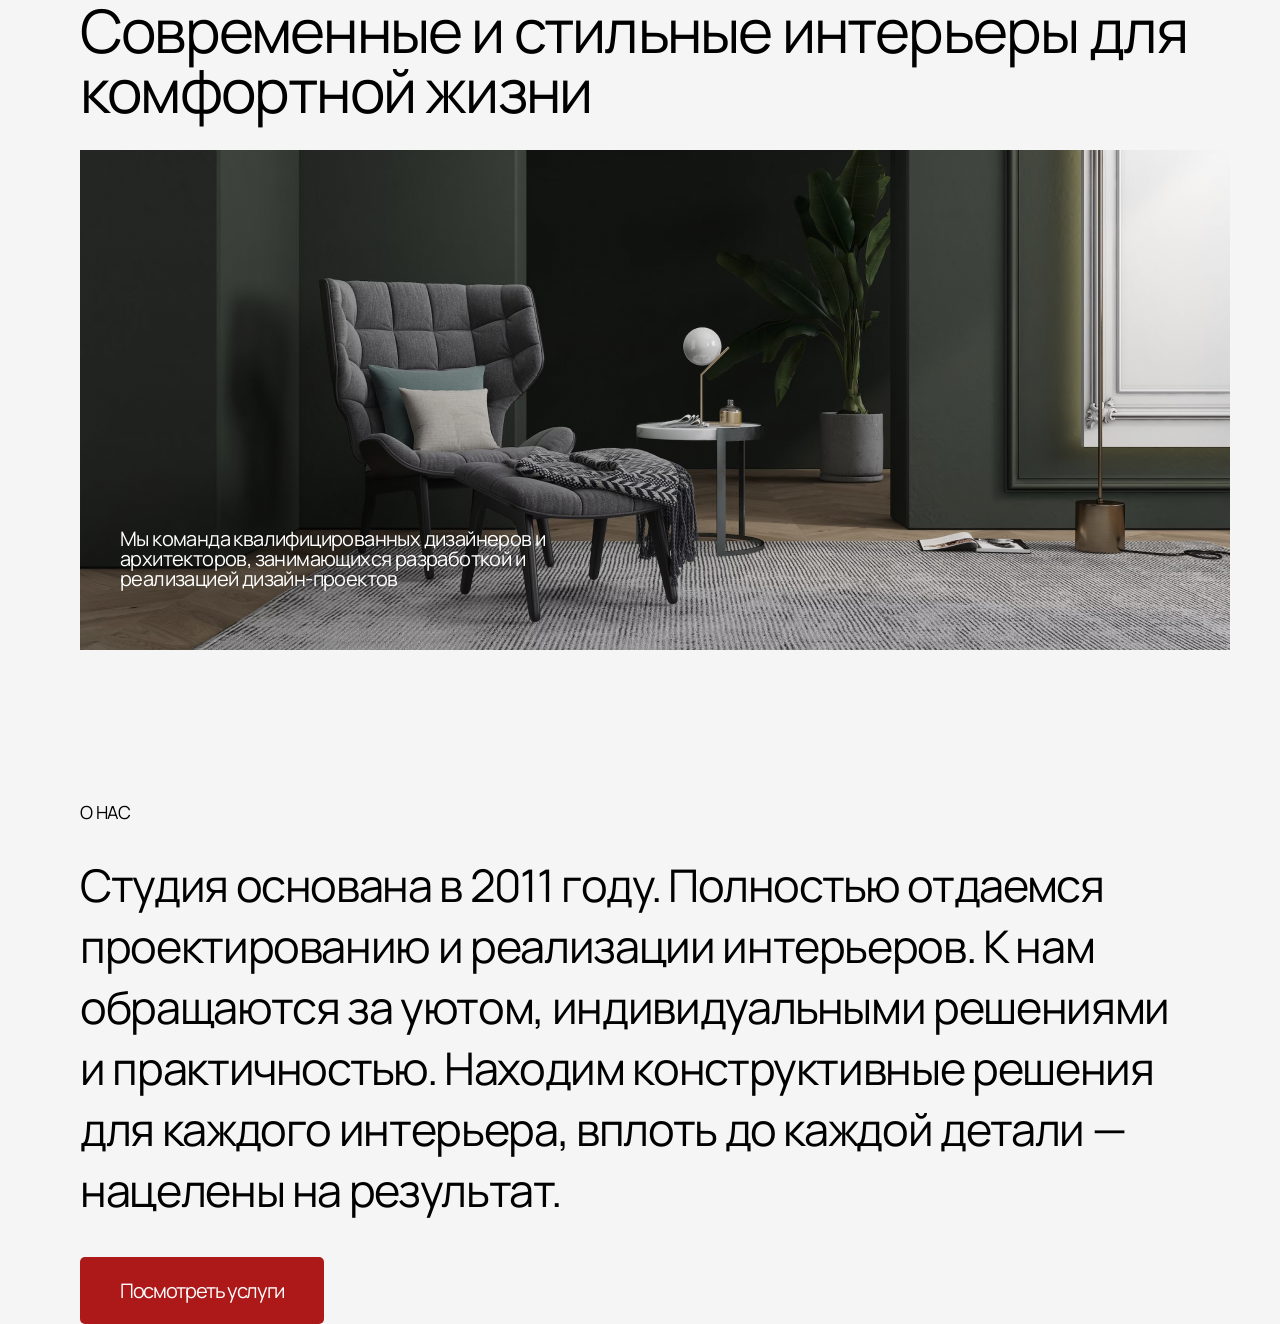
<file: index.html>
<!DOCTYPE html>
<html lang="en">
<head>
    <meta charset="UTF-8">
    <link rel="preconnect" href="https://fonts.googleapis.com">
    <link rel="preconnect" href="https://fonts.gstatic.com" crossorigin>
    <link href="https://fonts.googleapis.com/css2?family=Manrope:wght@200..800&family=Raleway:ital@0;1&display=swap" rel="stylesheet">

    <title>Metrika</title>
    <link rel="stylesheet" href="reset.css">
    <link rel="stylesheet" href="style.css">
</head>
<body>
  <div class="container">

    <h1>Современные и стильные интерьеры для комфортной жизни</h1>
    <div class="first-layer">
      <p>Мы команда квалифицированных дизайнеров и архитекторов, занимающихся разработкой и реализацией дизайн-проектов</p>
    </div>
    
    <div class="about-as">
      <h2>О нас<h2>
      
    </div>
    
    <div class="second-text">

      <p>  Студия основана в 2011 году. Полностью отдаемся проектированию и реализации интерьеров. 
          К нам обращаются за уютом, индивидуальными решениями и практичностью. 
          Находим конструктивные решения для каждого интерьера, вплоть до каждой детали — нацелены на результат.
      <p>
          <a href="404/">Посмотреть услуги</a>
          
    </div>
  </div>
</body>
</html>
</file>
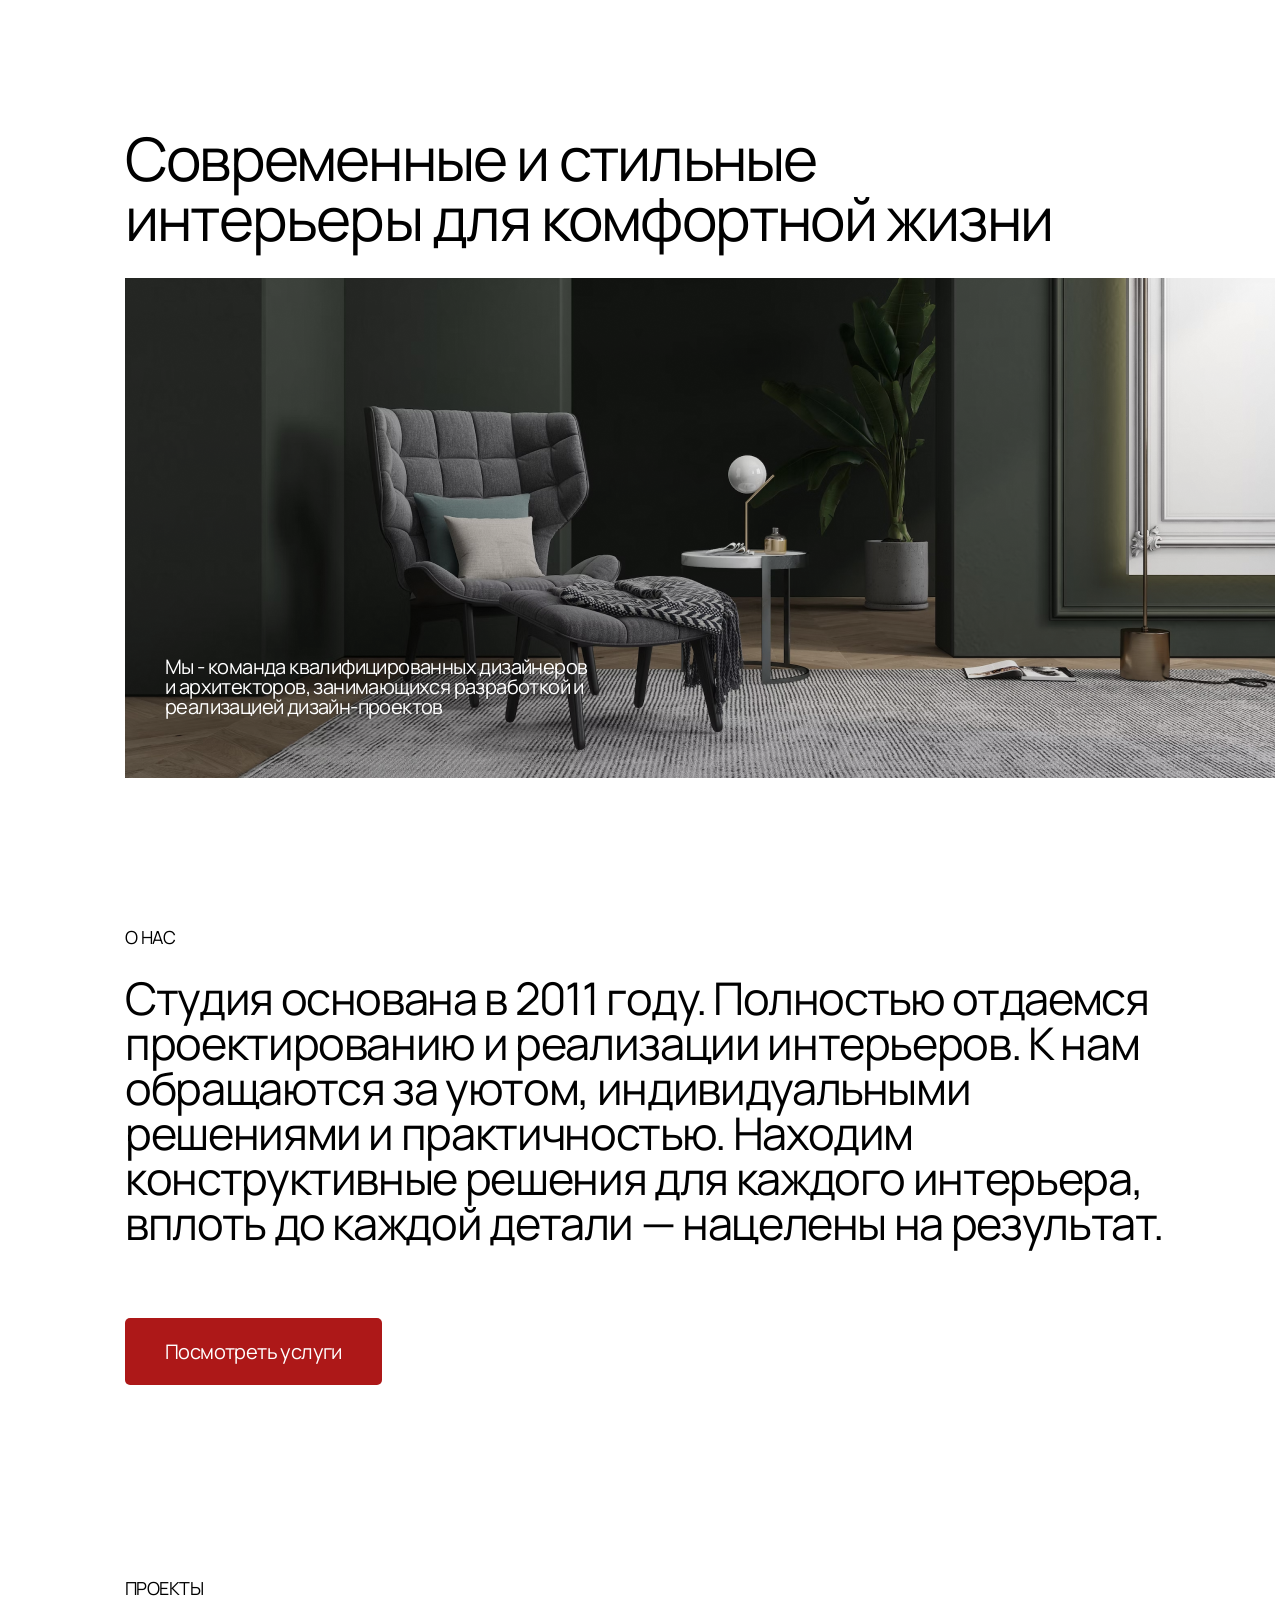
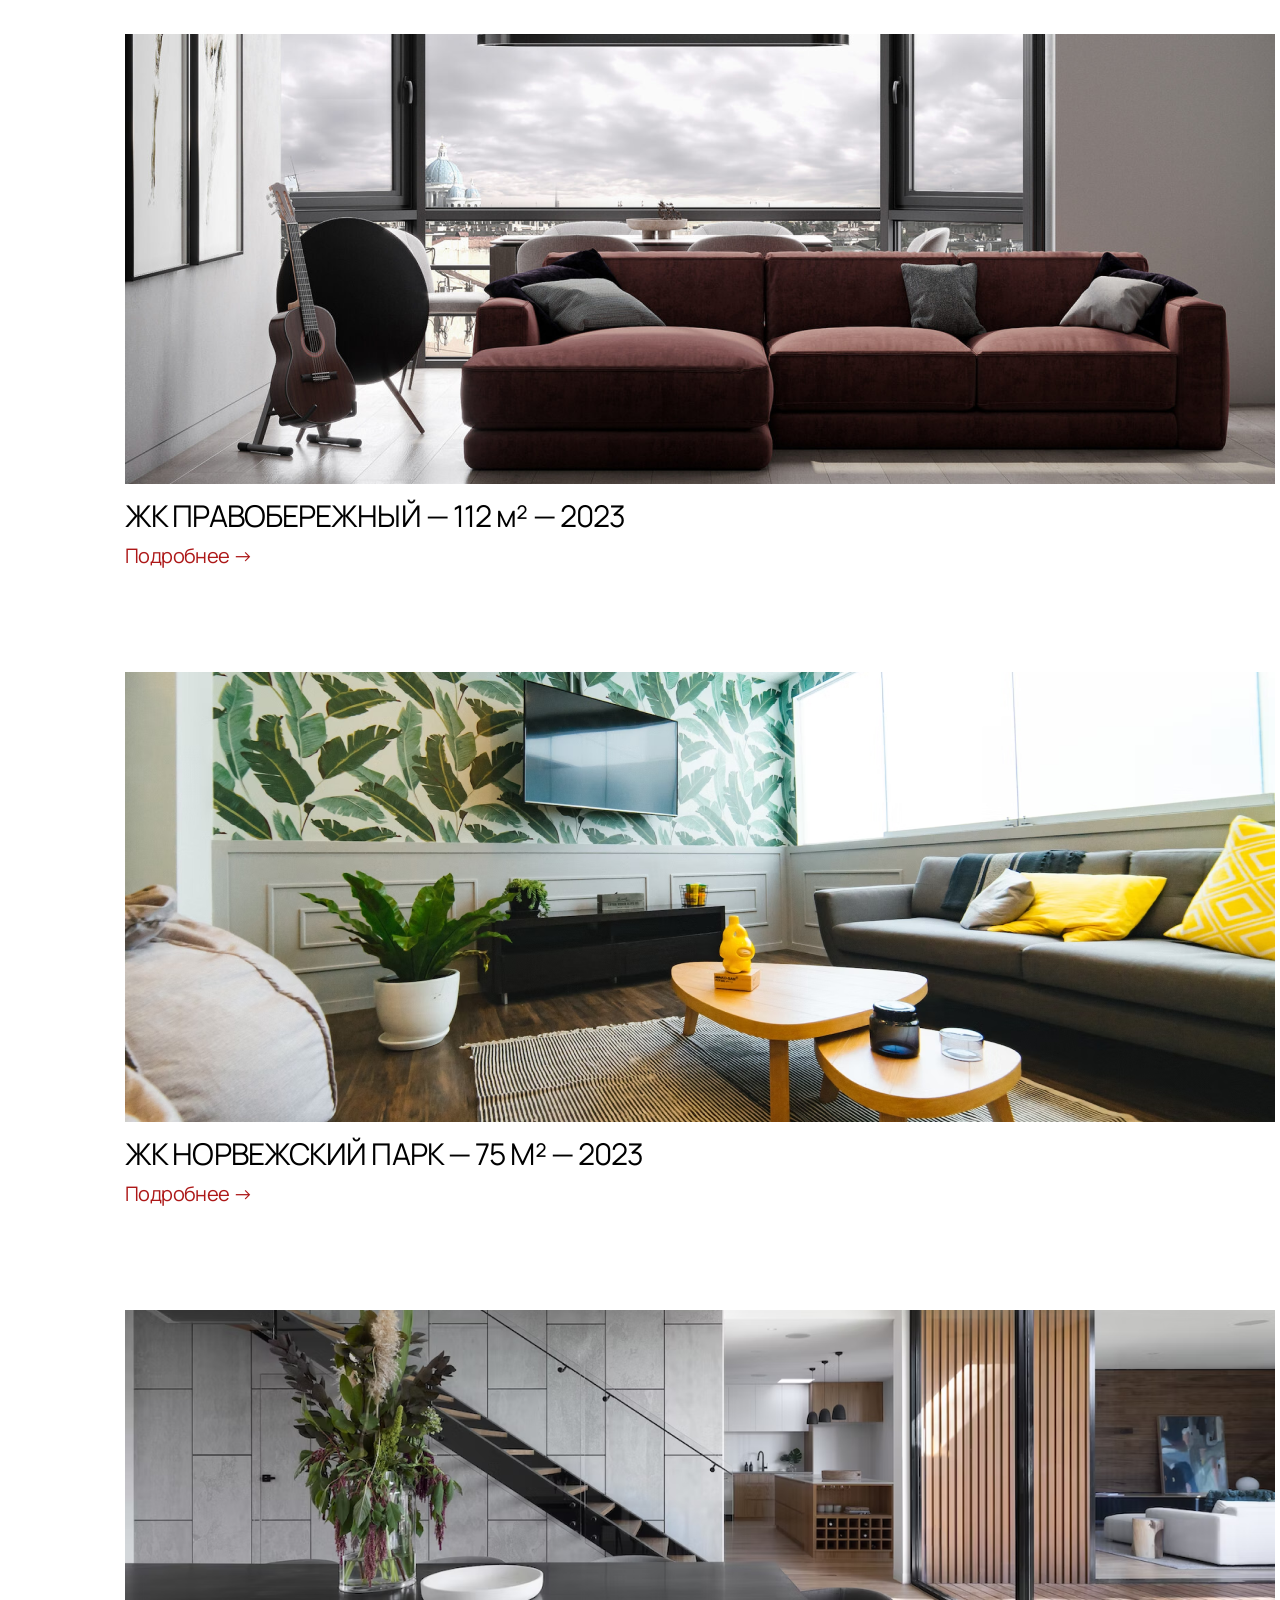
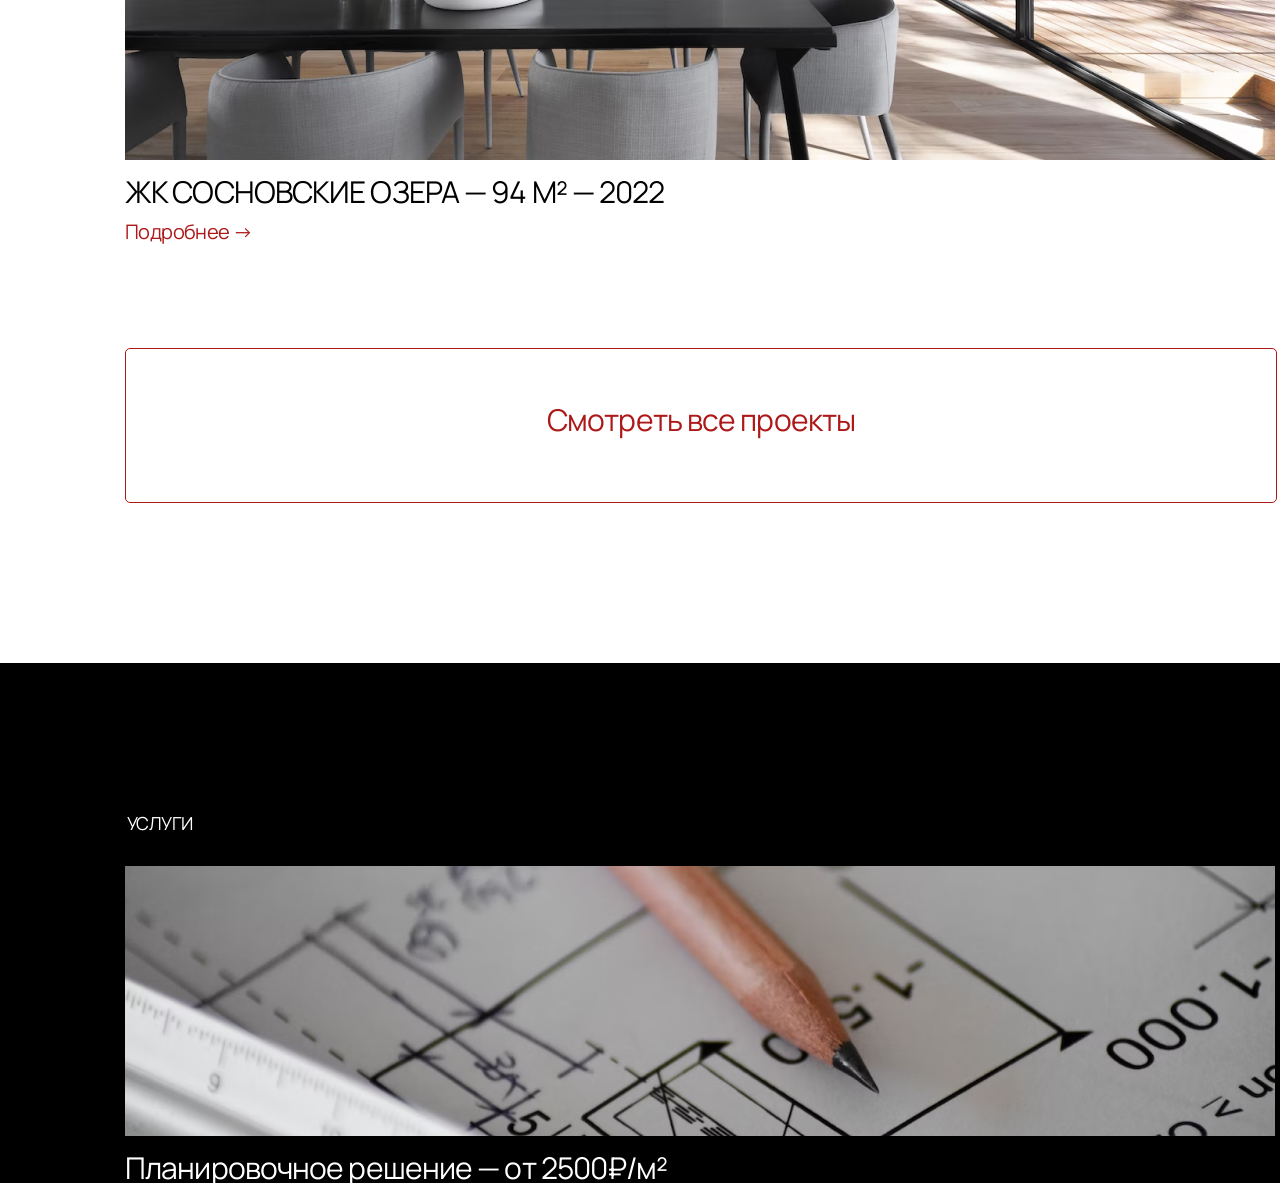
<file: Metrika/index.html>
<!DOCTYPE html>
<html lang="en">
<head>
    <meta charset="UTF-8">
    <link rel="stylesheet" href="styles/reset.css">
    <link rel="stylesheet" href="styles/style.css"> 
    <link rel="preconnect" href="https://fonts.googleapis.com">
    <link rel="preconnect" href="https://fonts.gstatic.com" crossorigin>
    <link href="https://fonts.googleapis.com/css2?family=Manrope:wght@200..800&display=swap" rel="stylesheet">
    <title>Metrika</title>
</head>
<body>
    <div class="first-block">

        <h1>Современныe и стильные интерьеры для комфортной жизни</h1>
        <div class="image-text">

            <p>Мы - команда квалифицированных дизайнеров и архитекторов, занимающихся разработкой и реализацией дизайн-проектов</p>
        </div>
    </div>
    <div class="about">
        <h3>о нас</h3>
        <h2>Студия основана в 2011 году. Полностью отдаемся проектированию и реализации интерьеров. К нам обращаются за уютом, индивидуальными решениями и практичностью. Находим конструктивные решения для каждого интерьера, вплоть до каждой детали — нацелены на результат.</h2>
        <a href="/fw">
            Посмотреть услуги
        </a>
        
    </div>
    <div class="projects">
        <h3>Проекты</h3>
        <div class="right-bank">
            <img src="resoursces/Right-bank.png">
            <h2>ЖК ПРАВОБЕРЕЖНЫЙ — 112 м² — 2023</h2>
            <p>Подробнее →</p>

        </div>


        <div class="Nordway-park">
            <img src="resoursces/Nordway-park.png">
            <h2>ЖК НОРВЕЖСКИЙ ПАРК — 75 М² — 2023</h2>
            <p>Подробнее →</p>
        </div>

        <div class="pine-lake">
            <img src="resoursces/pine-lake.png">
            <h2>ЖК СОСНОВСКИЕ ОЗЕРА — 94 М² — 2022</h2>
            <p>Подробнее →</p>
        </div>
        
        <div class="ref">
            <a href="fwf"><p>Смотреть все проекты</p></a>
        </div>
    
    
    </div>
    <div class="services">
        <h3>услуги</h3>
        <div class="plan-solution">
            <img src="resoursces/plan-solution.png">
            <p>Планировочное решение — от 2500₽/м²</p>
        </div>
       
        
    </div>

        

        
      
    
    
   
        
        
   
           
</body>
</html>
</file>
<file: style.css>
body{
 font-family:"Manrope";
 background: #F5F5F5;
}
h1{
    font-weight: 400;
    font-size: 60px;
    line-height: 1;
    margin-bottom: 30px;
    letter-spacing: -0.03em;
    
}
.first-layer p{
    font-weight: 400;
    font-size: 20px;
    color: white;
    padding-left: 40px;
    padding-right: 680px;
    padding-bottom: 40px;
    padding-top: 379px;
    width: 430px;
    height: 81px;
    letter-spacing: -0.03em;

}
.first-layer{
    width: 1150px;
    height: 500px;
    background-image: url("image-for-text.png");
    margin-bottom: 150px;
}

.about-as{
    font-weight: 400;
    font-size: 18px;
    text-transform: uppercase;
    color: black;
    margin-bottom: 30px;
    line-height: 25px;
    letter-spacing: -0.03em;
   
}
.second-text p{
    font-weight: 400;
    font-size: 45px;
    margin-bottom: 30px;
    letter-spacing: -0.03em;
    line-height: 61px;
}
a{
    border-radius: 5px;
    padding: 20px 40px;
    width: 255px;
    height: 67px;
    color:white;
    background-color:#AD1818;
    text-decoration: none;
    font-size: 20px;
    font-weight: 400;
}
.container{
    width: 1150px;
    height: 650px;
    margin: 0 auto;
    padding: 0 15px;
    max-width: 1180px;
    box-sizing: border-box;
}
</file>
<file: Metrika/styles/style.css>
body{
    font-family: "Manrope", sans-serif;

}
.first-block{
    width: 1150px;
    height: 650px;
    margin-left: 125px;
    margin-top: 128px;
    margin-right: 319px;
    background-size: cover;
  
}
.first-block h1{
    font-weight: 400;
    font-size: 60px;
    line-height: 100%;
    letter-spacing: -0.03em;
    width: 956px;
    height: 120px;
    margin-bottom: 30px;
}
.image-text{
    background-image: url('../resoursces/vstuplenie.png');
    width: 1150px;
    height: 500px;
}
.image-text p{
    font-weight: 400;
    font-size: 20px;
    letter-spacing: -0.03em;
    color: #fff;
    width: 430px;
    height: 81px;
    padding-left: 40px;
    padding-top: 379px;
    padding-right: 680px;
    padding-bottom: 40px;
}

.about{
    width: 1051px;
    height: 518px;
    margin-top: 150px;
    margin-left: 125px;
    margin-right: 224px;
}
.about h3{
    font-weight: 400;
    font-size: 18px;
    letter-spacing: -0.03em;
    text-transform: uppercase;
    padding-bottom: 30px;
    padding-right: 1000px;
}
.about h2{
    font-weight: 400;
    font-size: 45px;
    letter-spacing: -0.03em;
    width: 1048px;
    height: 366px;
}
.about a{
    border-radius: 5px;
    padding: 20px 40px;
    width: 255px;
    height: 67px;
    background-color:  #ad1818;
    text-decoration: none;
    font-weight: 400;
    font-size: 20px;
    letter-spacing: -0.03em;
    color: #fff;
    
}
.projects{
    width: 1150px;
    height: 2122px;
    margin-top: 133px;
    margin-left: 125px;
    margin-right: 125px;
    margin-bottom: 162px ;
}
.projects h3{
    font-weight: 400;
    font-size: 18px;
    letter-spacing: -0.03em;
    text-transform: uppercase;
    padding-right: 1071px;
    padding-bottom: 30px;
    width: 79px;
    height: 25px;
}
.right-bank{
    margin-bottom: 90px;
    width: 1150px;
    height: 548px;
}
.right-bank img{
    width: 1150px;
    height: 450px;


}
.right-bank h2{
    padding-top: 15px;
    font-weight: 400;
    font-size: 30px;
    letter-spacing: -0.03em;
    
}
.right-bank p{
    font-weight: 400;
    font-size: 20px;
    letter-spacing: -0.03em;
    color: #ad1818;
    padding-top: 15px; 
}
.Nordway-park{
    width: 1150px;
    height: 548px;
}
.Nordway-park img{
    width: 1150px;
    height: 450px;
}
.Nordway-park h2{
    font-weight: 400;
    font-size: 30px;
    letter-spacing: -0.03em;
    padding-top: 15px;
}
.Nordway-park p{
    font-weight: 400;
    font-size: 20px;
    letter-spacing: -0.03em;
    color: #ad1818;
    padding-top: 15px
}
.pine-lake{
    margin-top: 90px;
    width: 1150px;
    height: 548px;
    margin-bottom: 90px;
}
.pine-lake img{
    width: 1150px;
    height: 450px;

}
.pine-lake h2{
    font-weight: 400;
    font-size: 30px;
    letter-spacing: -0.03em;
    padding-top: 15px;
}
.pine-lake p{
    font-weight: 400;
    font-size: 20px;
    letter-spacing: -0.03em;
    color: #ad1818;
    padding-top: 15px
}
.ref{
    width: 1150px;
    height: 153px;
    
    
    margin-top: 90px;
}
.ref p{
    font-weight: 400;
    font-size: 30px;
    letter-spacing: -0.03em;
    text-align: center;
    padding-top: 56px;
    padding-bottom: 56px;
    color: #ad1818;
}
.ref a{
    display: block;
    border: 1px solid #ad1818;
    border-radius: 5px;
    width: 1150px;
    height: 153px;
    text-decoration: none;
    
}
.ref a:hover{
   
    background-color: #ad1818;
}
.ref p:hover{
    color: #fff;
}
.services{
    width: 1400px;
    
    background-color: black;
    
    
}

.services h3{
    font-weight: 400;
    font-size: 18px;
    letter-spacing: -0.03em;
    text-transform: uppercase;
    color: #fff;
   padding-top: 151px;
   padding-left: 127px;
   padding-bottom: 34px;

}

   

.plan-solution{
    width: 1150px;
    
    margin-left: 125px;
    margin-right: 125px;
    
    
}
.plan-solution img{
    width: 1150px;
    
  
    
}
.plan-solution p{
    
    margin-top: 15px;
    font-weight: 400;
    font-size: 30px;
    letter-spacing: -0.03em;
    color: #fff;
}
</file>
